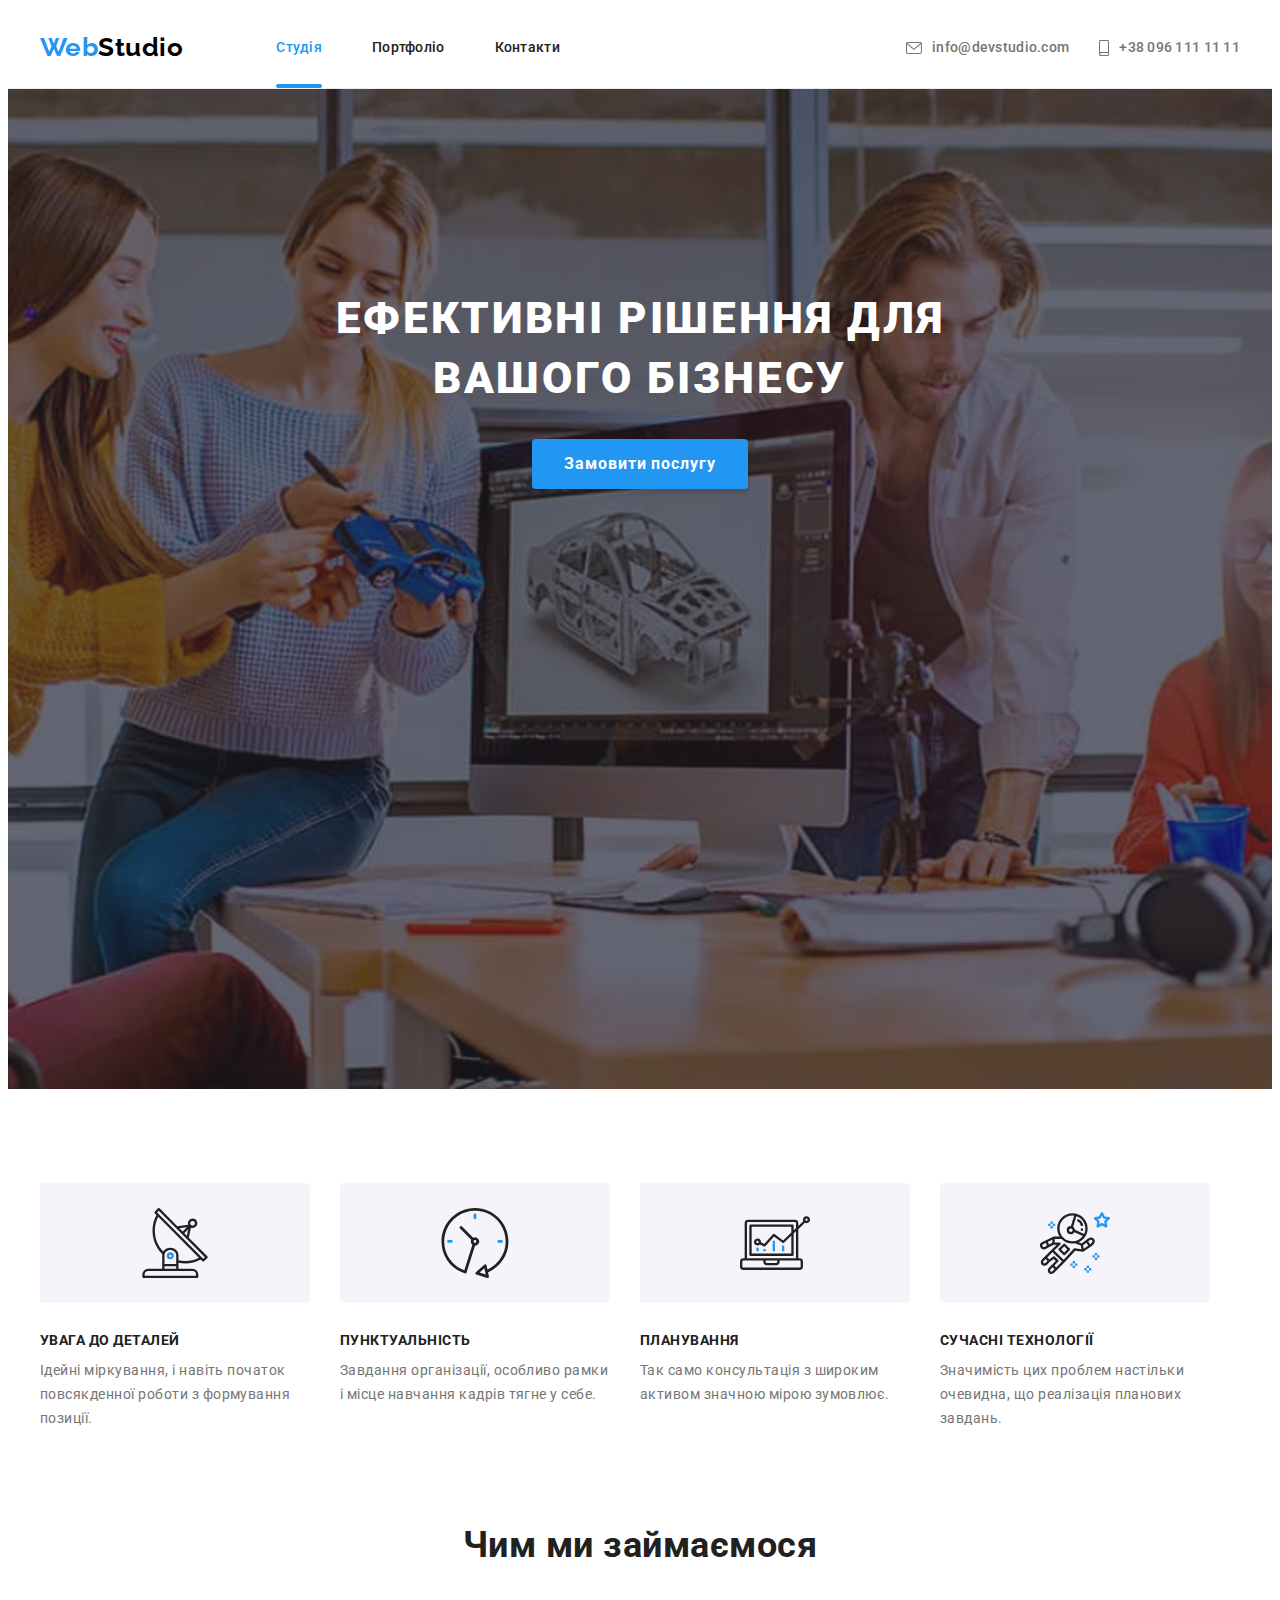
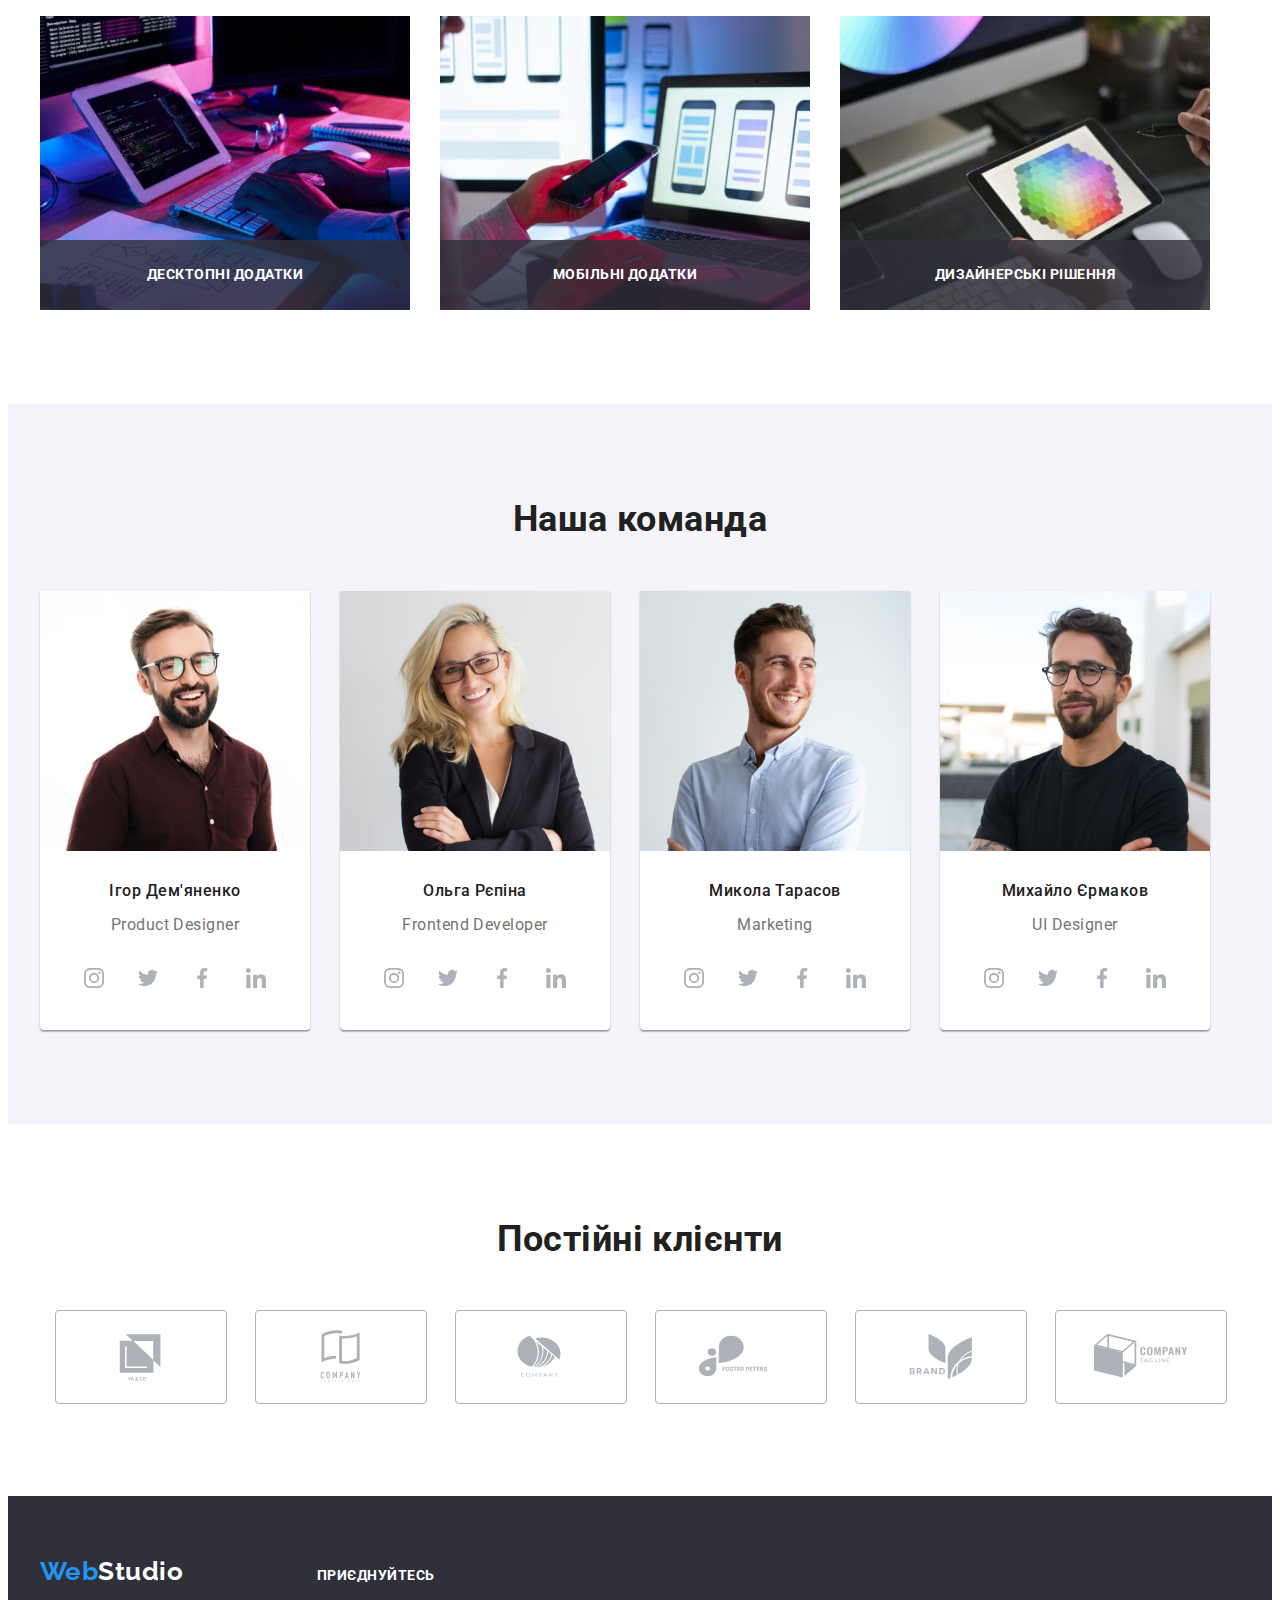
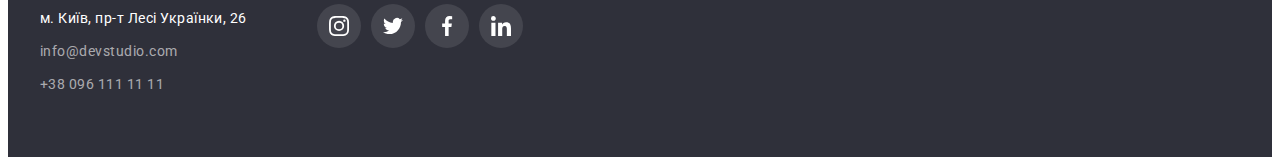
<file: index.html>
<!DOCTYPE html>
<html lang="uk">
  <head>
    <meta charset="UTF-8" />
    <meta http-equiv="X-UA-Compatible" content="IE=edge" />
    <meta name="viewport" content="width=device-width, initial-scale=1.0" />
    <title>Студія</title>
    <link rel="preconnect" href="https://fonts.googleapis.com" />
    <link rel="preconnect" href="https://fonts.gstatic.com" crossorigin />
    <link
      href="https://fonts.googleapis.com/css2?family=Raleway:wght@700&family=Roboto:wght@400;500;700;900&display=swap"
      rel="stylesheet"
    />
    <link
      rel="stylesheet"
      href="https://cdnjs.cloudflare.com/ajax/libs/modern-normalize/1.1.0/modern-normalize.min.css"
      integrity="sha512-wpPYUAdjBVSE4KJnH1VR1HeZfpl1ub8YT/NKx4PuQ5NmX2tKuGu6U/JRp5y+Y8XG2tV+wKQpNHVUX03MfMFn9Q=="
      crossorigin="anonymous"
      referrerpolicy="no-referrer"
    />
    <link rel="stylesheet" href="./css/styles.css" />
  </head>
  <body>
    <!-- Шапка сайта -->
    <header class="header">
      <div class="container main-nav">
        <nav class="header-nav">
          <a href="/" class="logo"><span>Web</span>Studio</a>
          <ul class="nav-list list">
            <li class="item">
              <a href="./index.html" class="link current">Студія</a>
            </li>
            <li class="item">
              <a href="./portfolio.html" class="link">Портфоліо</a>
            </li>
            <li class="item"><a href="#" class="link">Контакти</a></li>
          </ul>
        </nav>
        <ul class="header-contacts list">
          <li class="contacts-item">
            <a href="mailto:info@devstudio.com" class="link">
              <svg class="contacts-icon" width="16" height="12">
                <use href="./images/icons.svg#envelope"></use>
              </svg>
              info@devstudio.com</a
            >
          </li>
          <li class="contacts-item">
            <a href="tel:+380961111111" class="link">
              <svg class="contacts-icon" width="10" height="16">
                <use href="./images/icons.svg#smartphone"></use>
              </svg>
              +38 096 111 11 11</a
            >
          </li>
        </ul>
      </div>
    </header>

    <main>
      <!-- Герой -->
      <section class="hero">
        <div class="container">
          <h1 class="hero-title">
            Ефективні рішення для<br />
            вашого бізнесу
          </h1>
          <button data-modal-open class="hero-button button" type="button">
            Замовити послугу
          </button>
        </div>
      </section>
      <!-- Особливості -->
      <section class="feature section">
        <div class="container">
          <h2 class="visually-hidden">Особливості</h2>
          <ul class="feature-list list">
            <li class="feature-item">
              <div class="feature-icon">
                <svg class="feature-icon-antenna">
                  <use href="./images/icons.svg#antenna"></use>
                </svg>
              </div>
              <h3 class="title">УВАГА ДО ДЕТАЛЕЙ</h3>
              <p class="text">
                Ідейні міркування, і навіть початок повсякденної роботи з
                формування позиції.
              </p>
            </li>
            <li class="feature-item">
              <div class="feature-icon">
                <svg class="feature-icon-clock">
                  <use href="./images/icons.svg#clock"></use>
                </svg>
              </div>
              <h3 class="title">ПУНКТУАЛЬНІСТЬ</h3>
              <p class="text">
                Завдання організації, особливо рамки і місце навчання кадрів
                тягне у себе.
              </p>
            </li>
            <li class="feature-item">
              <div class="feature-icon">
                <svg class="feature-icon-diagram">
                  <use href="./images/icons.svg#diagram"></use>
                </svg>
              </div>
              <h3 class="title">ПЛАНУВАННЯ</h3>
              <p class="text">
                Так само консультація з широким активом значною мірою зумовлює.
              </p>
            </li>
            <li class="feature-item">
              <div class="feature-icon">
                <svg class="feature-icon-astronaut">
                  <use href="./images/icons.svg#astronaut"></use>
                </svg>
              </div>
              <h3 class="title">СУЧАСНІ ТЕХНОЛОГІЇ</h3>
              <p class="text">
                Значимість цих проблем настільки очевидна, що реалізація
                планових завдань.
              </p>
            </li>
          </ul>
        </div>
      </section>

      <!-- Чим ми займаємося -->
      <section class="examples section">
        <div class="container">
          <h2 class="section-title">Чим ми займаємося</h2>
          <ul class="examples-list list">
            <li class="examples-item">
              <img
                src="./images/desktop.jpg"
                alt="десктопні додатки"
                width="370"
              />
              <div class="product-name">
                <h3 class="product-title title">Десктопні додатки</h3>
              </div>
            </li>
            <li class="examples-item">
              <img
                src="./images/mobile.jpg"
                alt="мобільні додатки"
                width="370"
              />
              <div class="product-name">
                <h3 class="product-title title">Мобільні додатки</h3>
              </div>
            </li>
            <li class="examples-item">
              <img
                src="./images/design.jpg"
                alt="дизайнерські рішення"
                width="370"
              />
              <div class="product-name">
                <h3 class="product-title title">Дизайнерські рішення</h3>
              </div>
            </li>
          </ul>
        </div>
      </section>

      <!-- Наша команда -->
      <section class="teams section">
        <div class="container">
          <h2 class="section-title">Наша команда</h2>
          <ul class="teams-list list">
            <li class="teams-item">
              <img
                src="./images/designer.jpg"
                alt="Дизайнер продукту"
                width="270"
              />
              <div class="teams-content">
                <h3 class="title">Ігор Дем'яненко</h3>
                <p lang="en" class="text">Product Designer</p>
                <ul class="teams-soc-list list">
                  <li class="teams-soc-item">
                    <a class="teams-soc-link" href="#">
                      <svg class="teams-soc-icon" width="20" height="20">
                        <use href="./images/icons.svg#instagram"></use>
                      </svg>
                    </a>
                  </li>

                  <li class="teams-soc-item">
                    <a class="teams-soc-link" href="#">
                      <svg class="teams-soc-icon" width="20" height="20">
                        <use href="./images/icons.svg#twitter"></use>
                      </svg>
                    </a>
                  </li>

                  <li class="teams-soc-item">
                    <a class="teams-soc-link" href="#">
                      <svg class="teams-soc-icon" width="20" height="20">
                        <use href="./images/icons.svg#facebook"></use>
                      </svg>
                    </a>
                  </li>

                  <li class="teams-soc-item">
                    <a class="teams-soc-link" href="#">
                      <svg class="teams-soc-icon" width="20" height="20">
                        <use href="./images/icons.svg#linkedin"></use>
                      </svg>
                    </a>
                  </li>
                </ul>
              </div>
            </li>

            <li class="teams-item">
              <img
                src="./images/frontend.jpg"
                alt="Розробник інтерфейсу"
                width="270"
              />
              <div class="teams-content">
                <h3 class="title">Ольга Рєпіна</h3>
                <p lang="en" class="text">Frontend Developer</p>
                <ul class="teams-soc-list list">
                  <li class="teams-soc-item">
                    <a class="teams-soc-link" href="#">
                      <svg class="teams-soc-icon" width="20" height="20">
                        <use href="./images/icons.svg#instagram"></use>
                      </svg>
                    </a>
                  </li>

                  <li class="teams-soc-item">
                    <a class="teams-soc-link" href="#">
                      <svg class="teams-soc-icon" width="20" height="20">
                        <use href="./images/icons.svg#twitter"></use>
                      </svg>
                    </a>
                  </li>

                  <li class="teams-soc-item">
                    <a class="teams-soc-link" href="#">
                      <svg class="teams-soc-icon" width="20" height="20">
                        <use href="./images/icons.svg#facebook"></use>
                      </svg>
                    </a>
                  </li>

                  <li class="teams-soc-item">
                    <a class="teams-soc-link" href="#">
                      <svg class="teams-soc-icon" width="20" height="20">
                        <use href="./images/icons.svg#linkedin"></use>
                      </svg>
                    </a>
                  </li>
                </ul>
              </div>
            </li>

            <li class="teams-item">
              <img src="./images/marketing.jpg" alt="Маркетолог" width="270" />
              <div class="teams-content">
                <h3 class="title">Микола Тарасов</h3>
                <p lang="en" class="text">Marketing</p>
                <ul class="teams-soc-list list">
                  <li class="teams-soc-item">
                    <a class="teams-soc-link" href="#">
                      <svg class="teams-soc-icon" width="20" height="20">
                        <use href="./images/icons.svg#instagram"></use>
                      </svg>
                    </a>
                  </li>

                  <li class="teams-soc-item">
                    <a class="teams-soc-link" href="#">
                      <svg class="teams-soc-icon" width="20" height="20">
                        <use href="./images/icons.svg#twitter"></use>
                      </svg>
                    </a>
                  </li>

                  <li class="teams-soc-item">
                    <a class="teams-soc-link" href="#">
                      <svg class="teams-soc-icon" width="20" height="20">
                        <use href="./images/icons.svg#facebook"></use>
                      </svg>
                    </a>
                  </li>

                  <li class="teams-soc-item">
                    <a class="teams-soc-link" href="#">
                      <svg class="teams-soc-icon" width="20" height="20">
                        <use href="./images/icons.svg#linkedin"></use>
                      </svg>
                    </a>
                  </li>
                </ul>
              </div>
            </li>

            <li class="teams-item">
              <img
                src="./images/ui.jpg"
                alt="Дизайнер інтерфейсу"
                width="270"
              />
              <div class="teams-content">
                <h3 class="title">Михайло Єрмаков</h3>
                <p lang="en" class="text">UI Designer</p>
                <ul class="teams-soc-list list">
                  <li class="teams-soc-item">
                    <a class="teams-soc-link" href="#">
                      <svg class="teams-soc-icon" width="20" height="20">
                        <use href="./images/icons.svg#instagram"></use>
                      </svg>
                    </a>
                  </li>

                  <li class="teams-soc-item">
                    <a class="teams-soc-link" href="#">
                      <svg class="teams-soc-icon" width="20" height="20">
                        <use href="./images/icons.svg#twitter"></use>
                      </svg>
                    </a>
                  </li>

                  <li class="teams-soc-item">
                    <a class="teams-soc-link" href="#">
                      <svg class="teams-soc-icon" width="20" height="20">
                        <use href="./images/icons.svg#facebook"></use>
                      </svg>
                    </a>
                  </li>

                  <li class="teams-soc-item">
                    <a class="teams-soc-link" href="#">
                      <svg class="teams-soc-icon" width="20" height="20">
                        <use href="./images/icons.svg#linkedin"></use>
                      </svg>
                    </a>
                  </li>
                </ul>
              </div>
            </li>
          </ul>
        </div>
      </section>

      <!-- Постійні клієнти -->
      <section class="client section">
        <div class="container">
          <h2 class="client-title section-title">Постійні клієнти</h2>
          <ul class="client-list list">
            <li class="client-item">
              <a href="#" class="client-link"
                ><svg class="client-icon" width="106" height="60">
                  <use href="./images/icons.svg#logo-1"></use></svg
              ></a>
            </li>

            <li class="client-item">
              <a href="#" class="client-link"
                ><svg class="client-icon" width="106" height="60">
                  <use href="./images/icons.svg#logo-2"></use></svg
              ></a>
            </li>

            <li class="client-item">
              <a href="#" class="client-link"
                ><svg class="client-icon" width="106" height="60">
                  <use href="./images/icons.svg#logo-3"></use></svg
              ></a>
            </li>

            <li class="client-item">
              <a href="#" class="client-link"
                ><svg class="client-icon" width="106" height="60">
                  <use href="./images/icons.svg#logo-4"></use></svg
              ></a>
            </li>

            <li class="client-item">
              <a href="#" class="client-link"
                ><svg class="client-icon" width="106" height="60">
                  <use href="./images/icons.svg#logo-5"></use></svg
              ></a>
            </li>

            <li class="client-item">
              <a href="#" class="client-link"
                ><svg class="client-icon" width="106" height="60">
                  <use href="./images/icons.svg#logo-6"></use></svg
              ></a>
            </li>
          </ul>
        </div>
      </section>
    </main>

    <!-- Футер -->
    <footer class="footer">
      <div class="footer-container container">
        <div class="footer-box">
          <a href="/" class="logo"><span>Web</span>Studio</a>
          <address class="footer-address">
            <ul class="footer-list list">
              <li class="footer-item">
                <a
                  href="https://goo.gl/maps/1QhM3WFyMhCo5uu47"
                  class="link address"
                >
                  м. Київ, пр-т Лесі Українки, 26
                </a>
              </li>
              <li class="footer-item">
                <a href="mailto:info@devstudio.com" class="link">
                  info@devstudio.com
                </a>
              </li>
              <li class="footer-item phone">
                <a href="tel:+380961111111" class="link"> +38 096 111 11 11 </a>
              </li>
            </ul>
          </address>
        </div>

        <div class="footer-wrap">
          <p class="footer-text">приєднуйтесь</p>
          <ul class="footer-soc-list list">
            <li class="footer-soc-item">
              <a href="#" class="footer-soc-link">
                <svg class="footer-soc-icon" width="20" height="20">
                  <use href="./images/icons.svg#instagram"></use>
                </svg>
              </a>
            </li>
            <li class="footer-soc-item">
              <a href="#" class="footer-soc-link">
                <svg class="footer-soc-icon" width="20" height="20">
                  <use href="./images/icons.svg#twitter"></use>
                </svg>
              </a>
            </li>
            <li class="footer-soc-item">
              <a href="#" class="footer-soc-link">
                <svg class="footer-soc-icon" width="20" height="20">
                  <use href="./images/icons.svg#facebook"></use>
                </svg>
              </a>
            </li>
            <li class="footer-soc-item">
              <a href="#" class="footer-soc-link">
                <svg class="footer-soc-icon" width="20" height="20">
                  <use href="./images/icons.svg#linkedin"></use>
                </svg>
              </a>
            </li>
          </ul>
        </div>
      </div>
    </footer>

    <!-- Модальне вікно -->
    <div class="backdrop is-hidden" data-modal>
      <div class="modal">
        <button data-modal-close class="close-button" type="button">
          <svg class="close-icon" width="11" height="11">
            <use href="./images/icons.svg#vector"></use>
          </svg>
        </button>
      </div>
    </div>

    <script src="./js/modal.js"></script>
  </body>
</html>
</file>
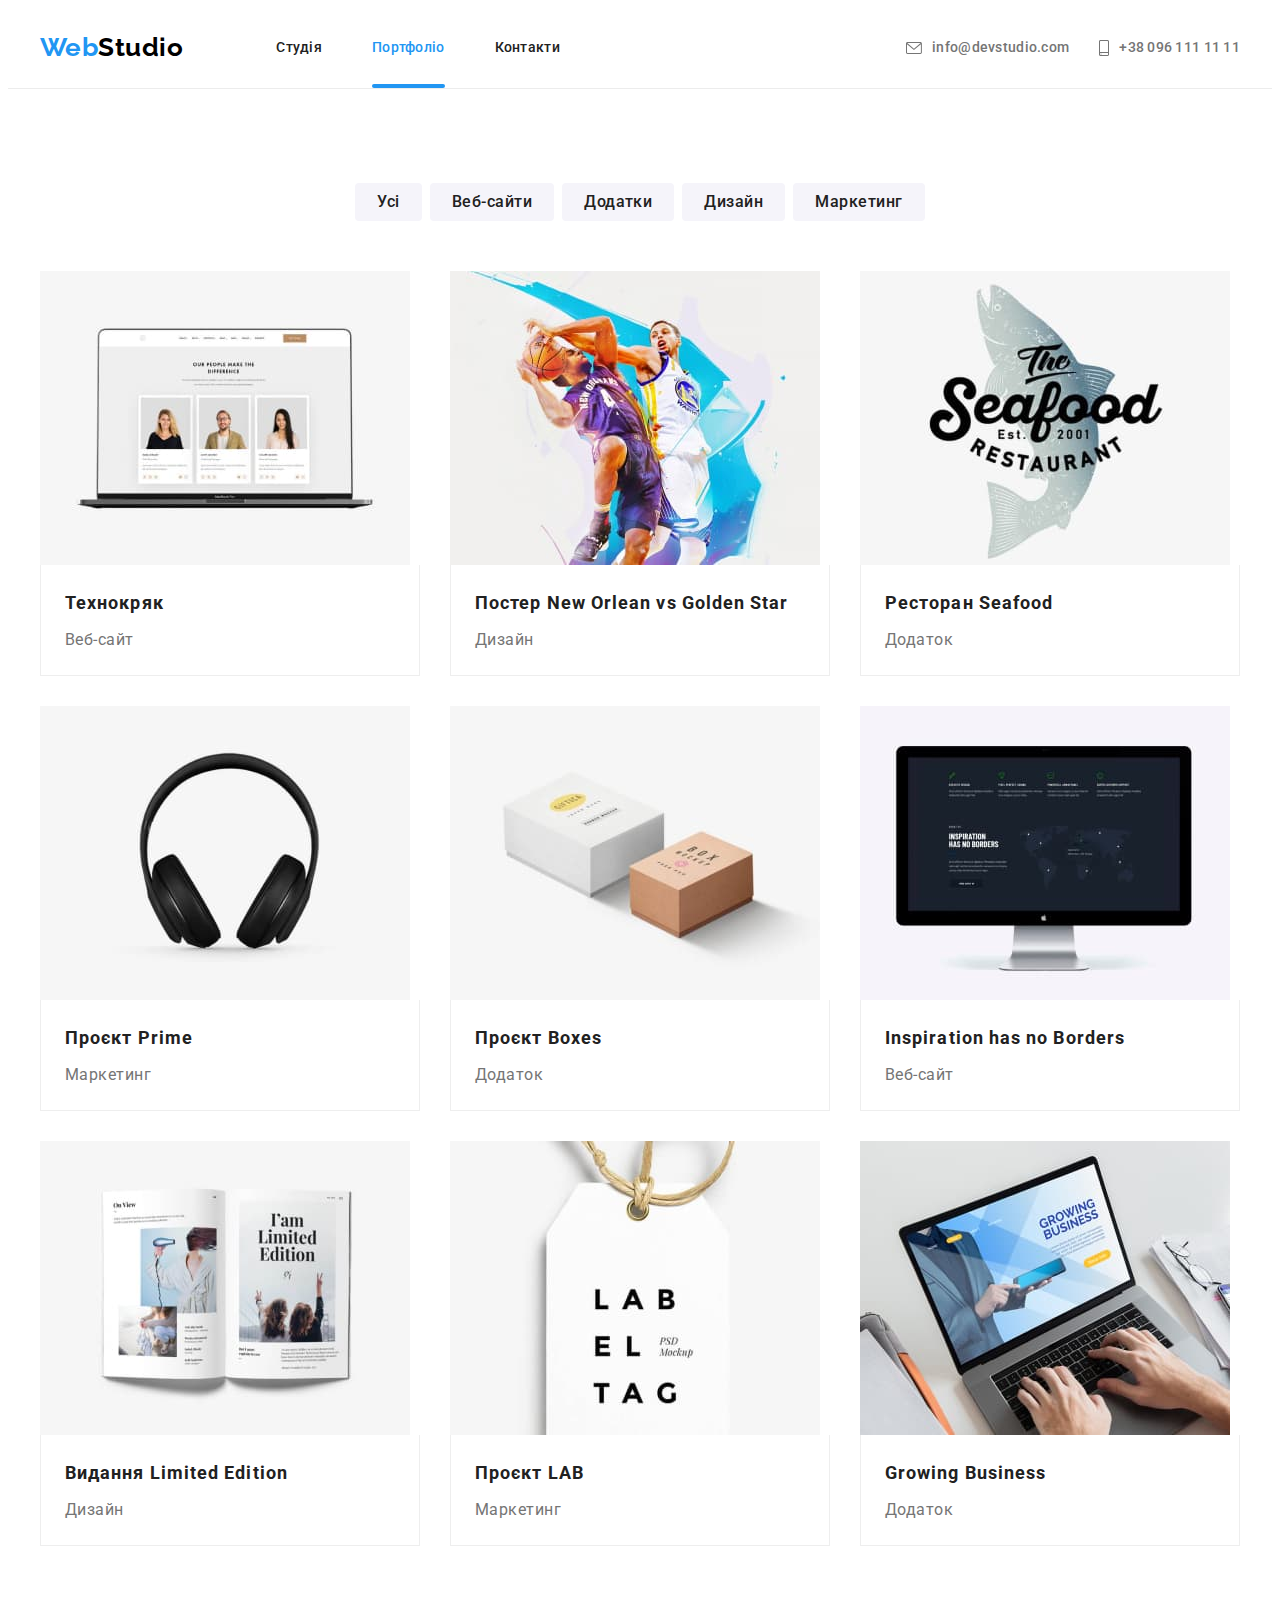
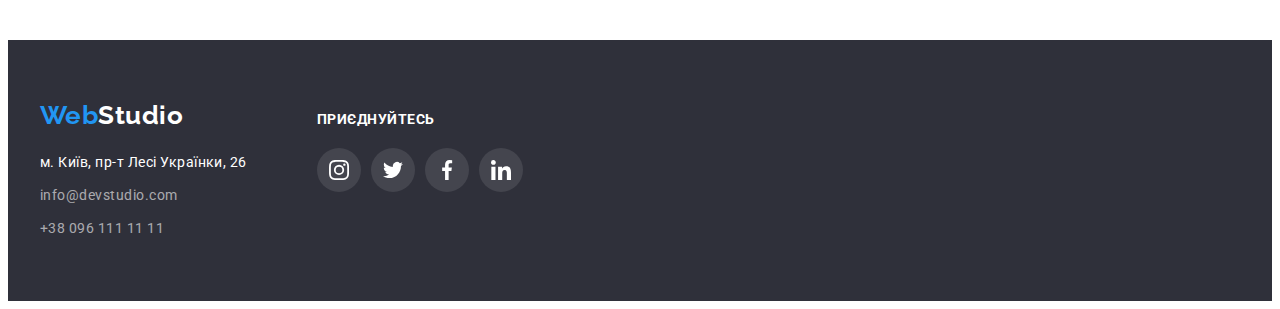
<file: portfolio.html>
<!DOCTYPE html>
<html lang="uk">
  <head>
    <meta charset="UTF-8" />
    <meta http-equiv="X-UA-Compatible" content="IE=edge" />
    <meta name="viewport" content="width=device-width, initial-scale=1.0" />
    <title>Портфоліо</title>
    <link rel="preconnect" href="https://fonts.googleapis.com" />
    <link rel="preconnect" href="https://fonts.gstatic.com" crossorigin />
    <link
      href="https://fonts.googleapis.com/css2?family=Raleway:wght@700&family=Roboto:wght@400;500;700;900&display=swap"
      rel="stylesheet"
    />
    <link
      rel="stylesheet"
      href="https://cdnjs.cloudflare.com/ajax/libs/modern-normalize/1.1.0/modern-normalize.min.css"
      integrity="sha512-wpPYUAdjBVSE4KJnH1VR1HeZfpl1ub8YT/NKx4PuQ5NmX2tKuGu6U/JRp5y+Y8XG2tV+wKQpNHVUX03MfMFn9Q=="
      crossorigin="anonymous"
      referrerpolicy="no-referrer"
    />
    <link rel="stylesheet" href="./css/styles.css" />
  </head>
  <body>
    <!-- Шапка сайта -->
    <header class="header">
      <div class="container main-nav">
        <nav class="header-nav">
          <a href="/" class="logo"><span>Web</span>Studio</a>
          <ul class="nav-list list">
            <li class="item">
              <a href="./index.html" class="link">Студія</a>
            </li>
            <li class="item">
              <a href="./portfolio.html" class="link current">Портфоліо</a>
            </li>
            <li class="item"><a href="#" class="link">Контакти</a></li>
          </ul>
        </nav>
        <ul class="header-contacts list">
          <li class="contacts-item">
            <a href="mailto:info@devstudio.com" class="link">
              <svg class="contacts-icon" width="16" height="12">
                <use href="./images/icons.svg#envelope"></use>
              </svg>
              info@devstudio.com</a
            >
          </li>
          <li class="contacts-item">
            <a href="tel:+380961111111" class="link">
              <svg class="contacts-icon" width="10" height="16">
                <use href="./images/icons.svg#smartphone"></use>
              </svg>
              +38 096 111 11 11</a
            >
          </li>
        </ul>
      </div>
    </header>

    <main>
      <section class="portfolio section">
        <div class="container">
          <h1 class="visually-hidden">Наші роботи</h1>
          <ul class="portfolio-list-button list">
            <li class="button-item">
              <button class="button" type="button">Усі</button>
            </li>
            <li class="button-item">
              <button class="button" type="button">Веб-сайти</button>
            </li>
            <li class="button-item">
              <button class="button" type="button">Додатки</button>
            </li>
            <li class="button-item">
              <button class="button" type="button">Дизайн</button>
            </li>
            <li class="button-item">
              <button class="button" type="button">Маркетинг</button>
            </li>
          </ul>
          <ul class="portfolio-list list">
            <li class="portfolio-item">
              <a href="#" class="portfolio-link link">
                <div class="portfolio-div">
                  <img
                    src="./images/technocrack.jpg"
                    alt="Технокряк"
                    width="370"
                  />
                  <div class="portfolio-overlay">
                    <p class="overlay-text">
                      Ресурс пропонує комплексні пропозиції з різним рівнем
                      функціоналу та сервісів. Все це дозволить відвідувачу
                      отримати вичерпні відомості про компанію чи приватну
                      особу.
                    </p>
                  </div>
                </div>
                <div class="portfolio-border">
                  <h2 class="title">Технокряк</h2>
                  <p class="paragraph">Веб-сайт</p>
                </div>
              </a>
            </li>
            <li class="portfolio-item">
              <a href="#" class="portfolio-link link">
                <div class="portfolio-div">
                  <img src="./images/poster.jpg" alt="Постер" width="370" />
                  <div class="portfolio-overlay">
                    <p class="overlay-text">
                      Ресурс пропонує комплексні пропозиції з різним рівнем
                      функціоналу та сервісів. Все це дозволить відвідувачу
                      отримати вичерпні відомості про компанію чи приватну
                      особу.
                    </p>
                  </div>
                </div>
                <div class="portfolio-border">
                  <h2 class="title">Постер New Orlean vs Golden Star</h2>
                  <p class="paragraph">Дизайн</p>
                </div></a
              >
            </li>
            <li class="portfolio-item">
              <a href="#" class="portfolio-link link">
                <div class="portfolio-div">
                  <img
                    src="./images/restaurant.jpg"
                    alt="Ресторан"
                    width="370"
                  />
                  <div class="portfolio-overlay">
                    <p class="overlay-text">
                      Ресурс пропонує комплексні пропозиції з різним рівнем
                      функціоналу та сервісів. Все це дозволить відвідувачу
                      отримати вичерпні відомості про компанію чи приватну
                      особу.
                    </p>
                  </div>
                </div>
                <div class="portfolio-border">
                  <h2 class="title">Ресторан Seafood</h2>
                  <p class="paragraph">Додаток</p>
                </div></a
              >
            </li>
            <li class="portfolio-item">
              <a href="#" class="portfolio-link link">
                <div class="portfolio-div">
                  <img
                    src="./images/prime.jpg"
                    alt="Проєкт Prime"
                    width="370"
                  />
                  <div class="portfolio-overlay">
                    <p class="overlay-text">
                      Ресурс пропонує комплексні пропозиції з різним рівнем
                      функціоналу та сервісів. Все це дозволить відвідувачу
                      отримати вичерпні відомості про компанію чи приватну
                      особу.
                    </p>
                  </div>
                </div>
                <div class="portfolio-border">
                  <h2 class="title">Проєкт Prime</h2>
                  <p class="paragraph">Маркетинг</p>
                </div></a
              >
            </li>
            <li class="portfolio-item">
              <a href="#" class="portfolio-link link">
                <div class="portfolio-div">
                  <img
                    src="./images/boxes.jpg"
                    alt="Проєкт Boxes"
                    width="370"
                  />
                  <div class="portfolio-overlay">
                    <p class="overlay-text">
                      Ресурс пропонує комплексні пропозиції з різним рівнем
                      функціоналу та сервісів. Все це дозволить відвідувачу
                      отримати вичерпні відомості про компанію чи приватну
                      особу.
                    </p>
                  </div>
                </div>
                <div class="portfolio-border">
                  <h2 class="title">Проєкт Boxes</h2>
                  <p class="paragraph">Додаток</p>
                </div></a
              >
            </li>
            <li class="portfolio-item">
              <a href="#" class="portfolio-link link">
                <div class="portfolio-div">
                  <img src="./images/borders.jpg" alt="Веб-сайт" width="370" />
                  <div class="portfolio-overlay">
                    <p class="overlay-text">
                      Ресурс пропонує комплексні пропозиції з різним рівнем
                      функціоналу та сервісів. Все це дозволить відвідувачу
                      отримати вичерпні відомості про компанію чи приватну
                      особу.
                    </p>
                  </div>
                </div>
                <div class="portfolio-border">
                  <h2 class="title">Inspiration has no Borders</h2>
                  <p class="paragraph">Веб-сайт</p>
                </div></a
              >
            </li>
            <li class="portfolio-item">
              <a href="#" class="portfolio-link link">
                <div class="portfolio-div">
                  <img src="./images/edition.jpg" alt="Видання" width="370" />
                  <div class="portfolio-overlay">
                    <p class="overlay-text">
                      Ресурс пропонує комплексні пропозиції з різним рівнем
                      функціоналу та сервісів. Все це дозволить відвідувачу
                      отримати вичерпні відомості про компанію чи приватну
                      особу.
                    </p>
                  </div>
                </div>
                <div class="portfolio-border">
                  <h2 class="title">Видання Limited Edition</h2>
                  <p class="paragraph">Дизайн</p>
                </div></a
              >
            </li>
            <li class="portfolio-item">
              <a href="#" class="portfolio-link link">
                <div class="portfolio-div">
                  <img src="./images/lab.jpg" alt="Проєкт LAB" width="370" />
                  <div class="portfolio-overlay">
                    <p class="overlay-text">
                      Ресурс пропонує комплексні пропозиції з різним рівнем
                      функціоналу та сервісів. Все це дозволить відвідувачу
                      отримати вичерпні відомості про компанію чи приватну
                      особу.
                    </p>
                  </div>
                </div>
                <div class="portfolio-border">
                  <h2 class="title">Проєкт LAB</h2>
                  <p class="paragraph">Маркетинг</p>
                </div>
              </a>
            </li>
            <li class="portfolio-item">
              <a href="#" class="portfolio-link link">
                <div class="portfolio-div">
                  <img
                    src="./images/business.jpg"
                    alt="Growing Business"
                    width="370"
                  />
                  <div class="portfolio-overlay">
                    <p class="overlay-text">
                      Ресурс пропонує комплексні пропозиції з різним рівнем
                      функціоналу та сервісів. Все це дозволить відвідувачу
                      отримати вичерпні відомості про компанію чи приватну
                      особу.
                    </p>
                  </div>
                </div>
                <div class="portfolio-border">
                  <h2 class="title">Growing Business</h2>
                  <p class="paragraph">Додаток</p>
                </div>
              </a>
            </li>
          </ul>
        </div>
      </section>
    </main>

    <!-- Футер -->
    <footer class="footer">
      <div class="footer-container container">
        <div class="footer-box">
          <a href="/" class="logo"><span>Web</span>Studio</a>
          <address class="footer-address">
            <ul class="footer-list list">
              <li class="footer-item">
                <a
                  href="https://goo.gl/maps/1QhM3WFyMhCo5uu47"
                  class="link address"
                >
                  м. Київ, пр-т Лесі Українки, 26
                </a>
              </li>
              <li class="footer-item">
                <a href="mailto:info@devstudio.com" class="link">
                  info@devstudio.com
                </a>
              </li>
              <li class="footer-item phone">
                <a href="tel:+380961111111" class="link"> +38 096 111 11 11 </a>
              </li>
            </ul>
          </address>
        </div>

        <div class="footer-wrap">
          <p class="footer-text">приєднуйтесь</p>
          <ul class="footer-soc-list list">
            <li class="footer-soc-item">
              <a href="#" class="footer-soc-link">
                <svg class="footer-soc-icon" width="20" height="20">
                  <use href="./images/icons.svg#instagram"></use>
                </svg>
              </a>
            </li>
            <li class="footer-soc-item">
              <a href="#" class="footer-soc-link">
                <svg class="footer-soc-icon" width="20" height="20">
                  <use href="./images/icons.svg#twitter"></use>
                </svg>
              </a>
            </li>
            <li class="footer-soc-item">
              <a href="#" class="footer-soc-link">
                <svg class="footer-soc-icon" width="20" height="20">
                  <use href="./images/icons.svg#facebook"></use>
                </svg>
              </a>
            </li>
            <li class="footer-soc-item">
              <a href="#" class="footer-soc-link">
                <svg class="footer-soc-icon" width="20" height="20">
                  <use href="./images/icons.svg#linkedin"></use>
                </svg>
              </a>
            </li>
          </ul>
        </div>
      </div>
    </footer>
  </body>
</html>
</file>
<file: css/styles.css>
:root {
  --primary-text-color: #757575;
  --secondary-text-color: #000000;
  --title-color: #212121;
  --white-color: #ffffff;
  --accent-color: #2196f3;
  --secondary-background-color: #2f303a;
  --overlay-background-color: rgba(33, 150, 243, 0.9);
  --paragraph-footer-color: #ffffff99;
  --section-background-teams-color: #f5f4fa;
  --border-hero-color: #ececec;
  --border-color: #eeeeee;
  --icon-color: #afb1b8;
  --hero-background-rgba: rgba(47, 48, 58, 0.4);
  --product-background-rgba: rgba(47, 48, 58, 0.8);
  --modal-background-rgba: rgba(0, 0, 0, 0.2);
  --box-shadow-hero-button: rgba(0, 0, 0, 0.15);
  --box-shadow-teams-item: 0px 1px 3px rgba(0, 0, 0, 0.12),
    0px 1px 1px rgba(0, 0, 0, 0.14), 0px 2px 1px rgba(0, 0, 0, 0.2);
  --box-shadow-portfolio-button: 0px 3px 1px rgba(0, 0, 0, 0.1),
    0px 1px 2px rgba(0, 0, 0, 0.08), 0px 2px 2px rgba(0, 0, 0, 0.12);
  --box-shadow-portfolio-link: 0px 1px 1px rgba(0, 0, 0, 0.12),
    0px 4px 4px rgba(0, 0, 0, 0.06), 1px 4px 6px rgba(0, 0, 0, 0.16);
  --box-shadow-modal: 0px 1px 3px rgba(0, 0, 0, 0.12),
    0px 1px 1px rgba(0, 0, 0, 0.14), 0px 2px 1px rgba(0, 0, 0, 0.2);
  --primary-font-family: 'Roboto';
  --logo-font-family: 'Raleway';
  --timing-function: cubic-bezier(0.4, 0, 0.2, 1);
}

/* ---------------- utilities ---------------- */
h1,
h2,
h3,
h4,
h5,
h6,
p {
  margin: 0;
}

ul {
  margin: 0;
  padding: 0;
}

body {
  background-color: var(--white-color);
  color: var(--primary-text-color);
  font-family: var(--primary-font-family), sans-serif;
  letter-spacing: 0.03em;
}

img {
  display: block;
  max-width: 100%;
  height: auto;
}

/* ---------------- container ---------------- */

.container {
  width: 1200px;
  padding-left: 15px;
  padding-right: 15px;
  margin: 0 auto;
  /* outline: 2px solid tomato; */
}

/* ---------------- link  ---------------- */

.link:hover,
.link:focus {
  color: var(--accent-color);
}

/* ---------------- list  ---------------- */
.list {
  list-style: none;
}

/* ---------------- button ---------------- */
.button {
  border-radius: 4px;
  padding: 6px 22px;
  border: 0;

  font-family: inherit;
  color: var(--white-color);
  background-color: var(--accent-color);
  font-weight: 700;
  font-size: 16px;
  line-height: 1.88;
  letter-spacing: 0.06em;
  text-decoration: none;
  cursor: pointer;
  text-align: center;

  transition: color 250ms var(--timing-function);
}

.button:hover,
.button:focus {
  color: var(--accent-color);
}

/* ---------------- visually-hidden ---------------- */

.visually-hidden {
  position: absolute;
  width: 1px;
  height: 1px;
  margin: -1px;
  border: 0;
  padding: 0;
  white-space: nowrap;
  clip-path: inset(100%);
  clip: rect(0 0 0 0);
  overflow: hidden;
}

/* ---------------- header ---------------- */

.header {
  border-bottom: 1px solid var(--border-hero-color);
}

.main-nav,
.header-nav {
  display: flex;
  align-items: center;
}

.nav-list {
  margin-left: 93px;
  display: flex;
  gap: 50px;
}

.nav-list .link {
  display: block;
  padding-top: 32px;
  padding-bottom: 32px;

  position: relative;
  transition: color 250ms var(--timing-function);
}

.nav-list .current::after {
  content: '';

  position: absolute;
  left: 0;
  bottom: 0;

  display: block;
  width: 100%;
  height: 4px;
  background-color: var(--accent-color);
  border-radius: 2px;
}

.header-contacts.list {
  margin-left: auto;
  display: flex;
  gap: 30px;
}

.header-contacts .link {
  display: flex;
  align-items: center;

  color: var(--primary-text-color);
  font-weight: 500;
  font-size: 14px;
  line-height: 1.14;
  letter-spacing: 0.02em;
  text-decoration: none;

  transition: color 250ms var(--timing-function);
}

.header-contacts .link:hover,
.header-contacts .link:focus {
  color: var(--accent-color);
}

.contacts-icon {
  margin-right: 10px;
  fill: currentColor;
}

/* ---------------- logo ---------------- */
.logo {
  color: var(--secondary-text-color);
  font-family: var(--logo-font-family), sans-serif;
  font-weight: 700;
  font-size: 26px;
  line-height: 1.2;
  text-decoration: none;
}

.logo > span {
  color: var(--accent-color);
}

/* ---------------- nav-list ---------------- */
.nav-list .link {
  color: var(--title-color);
  font-weight: 500;
  font-size: 14px;
  line-height: 1.14;
  letter-spacing: 0.02em;
  text-decoration: none;

  transition: color 250ms var(--timing-function);
}

.nav-list .link:hover,
.nav-list .link:focus,
.nav-list .link.current {
  color: var(--accent-color);
}

/* ---------------- hero ---------------- */
.hero {
  padding-top: 200px;
  padding-bottom: 200px;
  background-color: rgba(47, 48, 58, 0.4);
  text-align: center;
  margin-right: auto;
  margin-left: auto;

  height: 600px;
  max-width: 1600px;
  background-image: linear-gradient(
      to right,
      var(--hero-background-rgba),
      var(--hero-background-rgba)
    ),
    url(../images/hero.jpg);
  background-repeat: no-repeat;
  background-position: center;
  background-size: cover;
}

.hero-title {
  margin-bottom: 30px;

  color: var(--white-color);
  font-weight: 900;
  font-size: 44px;
  line-height: 1.36;
  letter-spacing: 0.06em;
  text-transform: uppercase;
}

.hero-button {
  padding: 10px 32px;
  min-width: 216px;

  box-shadow: 0px 4px 4px var(--box-shadow-hero-button);
  border-radius: 4px;
  transition: background 250ms var(--timing-function);
}

.hero-button:hover,
.hero-button:focus {
  background-color: var(--white-color);
}

/* ---------------- section ---------------- */
.section {
  padding-top: 94px;
  padding-bottom: 94px;
}

.section-title {
  color: var(--title-color);
  font-size: 36px;
  line-height: 1.17;
  text-align: center;
}

.section .title {
  color: var(--title-color);
  font-size: 14px;
  line-height: 1.14;
}

/* ---------------- feature ---------------- */
.feature {
  display: flex;
}

.feature .section {
  padding-top: 0;
}

.feature-list {
  display: flex;
  gap: 30px;
}

.feature-list .title {
  margin-bottom: 10px;
}

.feature-item {
  width: 270px;
}

.feature-item .feature-icon {
  display: flex;
  margin-bottom: 30px;
  align-items: center;
  justify-content: center;

  height: 120px;
  border-radius: 4px;
  background: var(--section-background-teams-color);
}

.feature-icon-antenna,
.feature-icon-clock,
.feature-icon-diagram,
.feature-icon-astronaut {
  width: 70px;
  height: 70px;
}

.feature-list .text {
  font-size: 14px;
  line-height: 1.7;
}

/* ---------------- examples ---------------- */

.examples {
  padding-top: 0;
}

.examples-list {
  display: flex;
}

.examples-item {
  position: relative;
}

.examples-item:not(:last-child) {
  margin-right: 30px;
}

.examples .section-title {
  margin-bottom: 50px;
}

.examples .product-name {
  position: absolute;
  display: flex;
  align-items: center;
  justify-content: center;
  bottom: 0;
  left: 0;
  width: 100%;
  height: 70px;
  background-color: var(--product-background-rgba);
}

.examples .product-title {
  color: var(--white-color);
  text-transform: uppercase;
}

/* ---------------- teams ---------------- */
.teams {
  background-color: var(--section-background-teams-color);
}

.teams .section-title {
  margin-bottom: 50px;
}

.teams-list {
  display: flex;
  gap: 30px;
}

.teams-item {
  box-shadow: var(--box-shadow-teams-item);
  border-radius: 0px 0px 4px 4px;
  background-color: var(--white-color);
}

.teams-content {
  padding-top: 30px;
  padding-bottom: 30px;
}

.teams .title {
  margin-bottom: 10px;

  color: var(--title-color);
  font-weight: 500;
  font-size: 16px;
  line-height: 1.2;
  text-align: center;
}

.teams .text {
  margin-bottom: 16px;

  font-size: 16px;
  line-height: 1.9;
  text-align: center;
}

.teams-soc-list {
  display: flex;
  justify-content: center;
  gap: 10px;
}

.teams-soc-item {
  width: 44px;
  height: 44px;
}

.teams-soc-link {
  display: flex;
  align-items: center;
  justify-content: center;

  width: 100%;
  height: 100%;
  border-radius: 50%;
  color: var(--icon-color);

  transition: color 250ms var(--timing-function),
    background 250ms var(--timing-function);
}

.teams-soc-icon {
  fill: currentColor;
}

.teams-soc-link:hover,
.teams-soc-link:focus {
  background-color: var(--accent-color);
  color: var(--white-color);
}

/* ---------------- client ---------------- */

.client-title {
  margin-bottom: 50px;
}

.client-list {
  display: flex;
  justify-content: center;
  gap: 30px;
}

.client-item {
  width: 170px;
  height: 92px;
}

.client-link {
  display: flex;
  align-items: center;
  justify-content: center;
  border: 1px solid var(--icon-color);
  border-radius: 4px;

  width: 100%;
  height: 100%;
  color: var(--icon-color);
  transition: color 250ms var(--timing-function),
    border 250ms var(--timing-function);
}

.client-icon {
  fill: currentColor;
}

.client-link:hover,
.client-link:focus {
  color: var(--accent-color);
  border-color: var(--accent-color);
}

/* ---------------- footer ---------------- */
.footer {
  padding-top: 60px;
  padding-bottom: 60px;
  background-color: var(--secondary-background-color);
}

.footer-container {
  display: flex;
  align-items: baseline;
}

.footer-box {
  margin-right: 70px;
}

.footer .logo,
.footer .link.address {
  color: var(--white-color);
}

.footer .logo {
  display: inline-block;
  margin-bottom: 20px;
}

.footer-item {
  margin-bottom: 9px;
}

.footer-item:last-child {
  margin-bottom: 0;
}

.footer .link {
  color: var(--paragraph-footer-color);
  font-style: normal;
  font-weight: 400;
  font-size: 14px;
  line-height: 1.7;
  text-decoration: none;

  transition: color 250ms var(--timing-function);
}

.footer .link:hover,
.footer .link:focus {
  color: var(--accent-color);
}

.footer-text {
  margin-bottom: 20px;

  color: var(--white-color);
  font-weight: 700;
  font-size: 14px;
  line-height: 1.14;
  text-transform: uppercase;
}

.footer-soc-list {
  display: flex;
  gap: 10px;
}

.footer-soc-item {
  width: 44px;
  height: 44px;
}

.footer-soc-link {
  display: flex;
  align-items: center;
  justify-content: center;

  width: 100%;
  height: 100%;
  border-radius: 50%;
  color: var(--white-color);
  background: rgba(255, 255, 255, 0.1);

  transition: background 250ms var(--timing-function);
}

.footer-soc-icon {
  fill: currentColor;
}

.footer-soc-link:hover,
.footer-soc-link:focus {
  background-color: var(--accent-color);
}

/* ---------------- Modal window ---------------- */

.backdrop {
  position: fixed;
  top: 0;
  left: 0;
  width: 100%;
  height: 100%;
  background-color: var(--modal-background-rgba);
  opacity: 1;
  transition: opacity 250ms var(--timing-function),
    visibility 250ms var(--timing-function);
}

.backdrop.is-hidden {
  visibility: hidden;
  opacity: 0;
  pointer-events: none;
}

.backdrop.is-hidden .modal {
  transform: translate(-50%, -50%) scale(1.2);
}

.modal {
  position: absolute;
  top: 50%;
  left: 50%;
  min-width: 528px;
  min-height: 581px;
  background-color: var(--white-color);
  box-shadow: var(--box-shadow-modal);
  border-radius: 4px;
  opacity: 1;
  transform: translate(-50%, -50%) scale(1);
  transition: transform 250ms var(--timing-function),
    opacity 250ms var(--timing-function);
}

.close-button {
  position: absolute;
  top: 8px;
  right: 8px;
  display: flex;
  justify-content: center;
  align-items: center;
  width: 30px;
  height: 30px;
  border-radius: 50%;
  border: 1px solid rgba(0, 0, 0, 0.1);
  background-color: var(--white-color);
  cursor: pointer;

  transition: color 250ms var(--timing-function);
}

.close-button:hover,
.close-button:focus {
  color: var(--accent-color);
}

.close-icon {
  fill: currentColor;
}
/* ---------------- portfolio.html ---------------- */

.portfolio-list-button {
  display: flex;
  justify-content: center;
  margin-bottom: 50px;
}

.portfolio .button-item:not(:last-child) {
  margin-right: 8px;
}

.portfolio .button {
  color: var(--title-color);
  background-color: var(--section-background-teams-color);
  font-weight: 500;
  font-size: 16px;
  line-height: 1.62;
  letter-spacing: 0.03em;
  border-color: transparent;
  transition: background 250ms var(--timing-function),
    color 250ms var(--timing-function), box-shadow 250ms var(--timing-function);
}

.portfolio .button:hover,
.portfolio .button:focus {
  box-shadow: var(--box-shadow-portfolio-button);
  border-radius: 4px;

  color: var(--white-color);
  background-color: var(--accent-color);
}

.portfolio-list {
  display: flex;
  flex-wrap: wrap;
  gap: 30px;
}

.portfolio-item {
  width: calc((100% - 60px) / 3);
}

.portfolio-link {
  display: block;
  text-decoration: none;

  transition: box-shadow 250ms var(--timing-function);
}

.portfolio-link:hover,
.portfolio-link:focus {
  box-shadow: var(--box-shadow-portfolio-link);
}

.portfolio-div {
  position: relative;
  overflow: hidden;
}

.portfolio-overlay {
  position: absolute;
  top: 0;
  left: 0;
  display: flex;
  justify-content: center;
  align-items: center;
  width: 100%;
  height: 100%;

  transform: translateY(100%);
  transition: transform 250ms var(--timing-function);

  background-color: var(--overlay-background-color);
}

.portfolio-link:hover .portfolio-overlay {
  transform: translateY(0);
}

.portfolio .overlay-text {
  padding: 63px 24px;
  font-size: 18px;
  line-height: 1.55;
  color: var(--white-color);
}

.portfolio-border {
  padding: 20px 24px;
  border-right: 1px solid var(--border-color);
  border-bottom: 1px solid var(--border-color);
  border-left: 1px solid var(--border-color);
}

.portfolio .title {
  margin-bottom: 4px;

  color: var(--title-color);
  font-size: 18px;
  line-height: 2;
  letter-spacing: 0.06em;
}

.portfolio .paragraph {
  color: var(--primary-text-color);
  font-size: 16px;
  line-height: 1.88;
}
</file>
